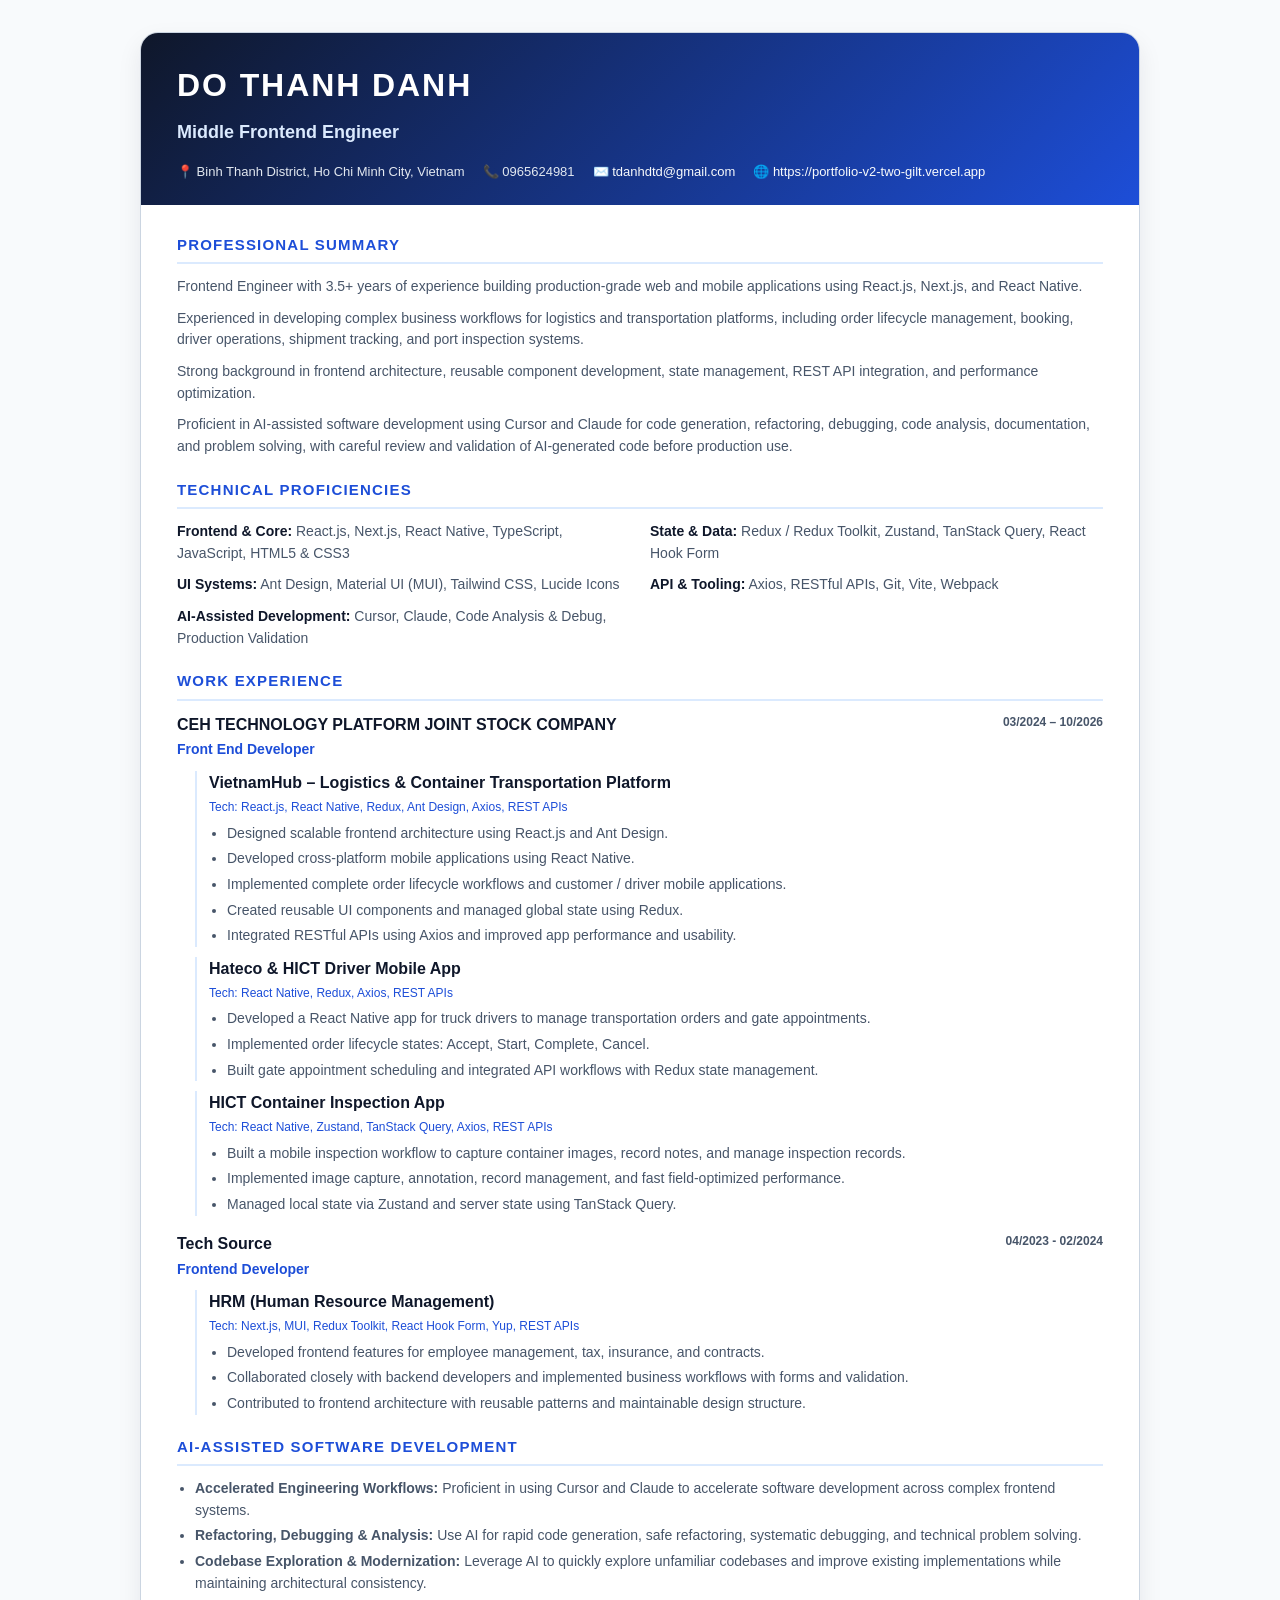
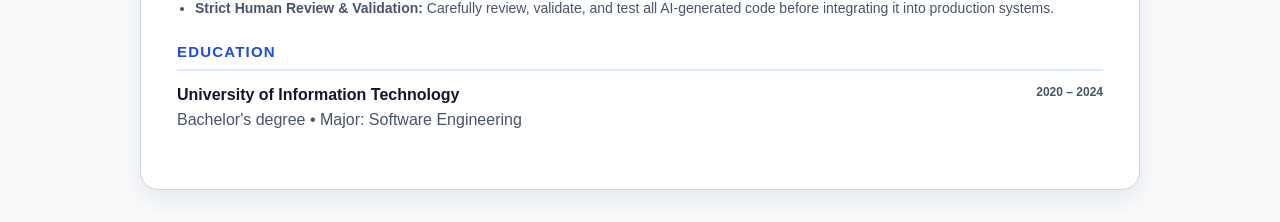
<file: public/CV_Do_Thanh_Danh_Frontend_Engineer.html>
<!DOCTYPE html>
<html lang="en">
  <head>
    <meta charset="UTF-8" />
    <meta name="viewport" content="width=device-width, initial-scale=1.0" />
    <title>CV - DO THANH Danh | Frontend Engineer</title>
    <style>
      :root {
        --bg: #f8fafc;
        --panel: #ffffff;
        --primary: #1d4ed8;
        --primary-soft: #dbeafe;
        --text: #0f172a;
        --muted: #475569;
        --line: #cbd5e1;
        --accent: #0f172a;
      }

      * { box-sizing: border-box; }
      body {
        margin: 0;
        background: var(--bg);
        color: var(--text);
        font-family: Arial, Helvetica, sans-serif;
        line-height: 1.55;
      }
      .page {
        max-width: 1000px;
        margin: 32px auto;
        background: var(--panel);
        border: 1px solid var(--line);
        box-shadow: 0 10px 25px rgba(15, 23, 42, 0.08);
        border-radius: 18px;
        overflow: hidden;
      }
      .header {
        background: linear-gradient(135deg, #0f172a 0%, #1d4ed8 100%);
        color: white;
        padding: 28px 36px 22px;
      }
      h1 {
        margin: 0;
        font-size: 32px;
        letter-spacing: 0.06em;
        text-transform: uppercase;
      }
      .subtitle {
        margin-top: 8px;
        font-size: 18px;
        color: #dbeafe;
        font-weight: 600;
      }
      .contact {
        display: flex;
        flex-wrap: wrap;
        gap: 10px 18px;
        margin-top: 16px;
        font-size: 13px;
        color: #e2e8f0;
      }
      .contact span {
        white-space: nowrap;
      }
      .contact a { color: #f8fafc; text-decoration: none; }

      .content {
        padding: 28px 36px 36px;
      }
      .section {
        margin-bottom: 20px;
      }
      .section-title {
        font-size: 15px;
        font-weight: 700;
        letter-spacing: 0.08em;
        text-transform: uppercase;
        color: var(--primary);
        border-bottom: 2px solid var(--primary-soft);
        padding-bottom: 6px;
        margin-bottom: 12px;
      }
      p {
        margin: 0 0 10px;
        color: var(--muted);
        font-size: 14px;
      }
      .skills-grid {
        display: grid;
        grid-template-columns: 1fr 1fr;
        gap: 10px 20px;
      }
      .skill-row {
        font-size: 14px;
        color: var(--muted);
      }
      .skill-row strong {
        color: var(--accent);
      }
      .job {
        margin-bottom: 16px;
      }
      .job-header {
        display: flex;
        justify-content: space-between;
        align-items: flex-start;
        gap: 16px;
        margin-bottom: 6px;
      }
      .company {
        font-size: 16px;
        font-weight: 700;
        color: var(--accent);
      }
      .role {
        font-size: 14px;
        color: var(--primary);
        font-weight: 700;
        margin-top: 2px;
      }
      .period {
        font-size: 12px;
        color: var(--muted);
        font-weight: 700;
        white-space: nowrap;
      }
      .summary {
        font-size: 13px;
        font-style: italic;
        color: var(--muted);
        margin: 0 0 8px;
      }
      .project {
        margin: 10px 0 0 18px;
        padding-left: 12px;
        border-left: 2px solid #dbeafe;
      }
      .project-name {
        font-weight: 700;
        color: var(--accent);
      }
      .project-tech {
        display: block;
        margin-top: 2px;
        font-size: 12px;
        color: var(--primary);
      }
      ul {
        margin: 6px 0 0 18px;
        padding: 0;
      }
      li {
        margin-bottom: 4px;
        color: var(--muted);
        font-size: 14px;
      }
      .edu {
        display: flex;
        justify-content: space-between;
        gap: 16px;
        align-items: flex-start;
      }
      .edu-name {
        font-weight: 700;
        color: var(--accent);
      }
      .edu-degree {
        color: var(--muted);
      }
      @media (max-width: 720px) {
        .page { margin: 0; border-radius: 0; }
        .header, .content { padding-left: 22px; padding-right: 22px; }
        .skills-grid { grid-template-columns: 1fr; }
        .job-header, .edu { flex-direction: column; }
      }
    </style>
  </head>
  <body>
    <div class="page">
      <header class="header">
        <h1>DO THANH Danh</h1>
        <div class="subtitle">Middle Frontend Engineer</div>
        <div class="contact">
          <span>📍 Binh Thanh District, Ho Chi Minh City, Vietnam</span>
          <span>📞 0965624981</span>
          <span>✉️ <a href="mailto:tdanhdtd@gmail.com">tdanhdtd@gmail.com</a></span>
          <span>🌐 <a href="https://portfolio-v2-two-gilt.vercel.app" target="_blank" rel="noreferrer">https://portfolio-v2-two-gilt.vercel.app</a></span>
        </div>
      </header>

      <main class="content">
        <section class="section">
          <div class="section-title">Professional Summary</div>
          <p>Frontend Engineer with 3.5+ years of experience building production-grade web and mobile applications using React.js, Next.js, and React Native.</p>
          <p>Experienced in developing complex business workflows for logistics and transportation platforms, including order lifecycle management, booking, driver operations, shipment tracking, and port inspection systems.</p>
          <p>Strong background in frontend architecture, reusable component development, state management, REST API integration, and performance optimization.</p>
          <p>Proficient in AI-assisted software development using Cursor and Claude for code generation, refactoring, debugging, code analysis, documentation, and problem solving, with careful review and validation of AI-generated code before production use.</p>
        </section>

        <section class="section">
          <div class="section-title">Technical Proficiencies</div>
          <div class="skills-grid">
            <div class="skill-row"><strong>Frontend & Core:</strong> React.js, Next.js, React Native, TypeScript, JavaScript, HTML5 & CSS3</div>
            <div class="skill-row"><strong>State & Data:</strong> Redux / Redux Toolkit, Zustand, TanStack Query, React Hook Form</div>
            <div class="skill-row"><strong>UI Systems:</strong> Ant Design, Material UI (MUI), Tailwind CSS, Lucide Icons</div>
            <div class="skill-row"><strong>API & Tooling:</strong> Axios, RESTful APIs, Git, Vite, Webpack</div>
            <div class="skill-row"><strong>AI-Assisted Development:</strong> Cursor, Claude, Code Analysis & Debug, Production Validation</div>
          </div>
        </section>

        <section class="section">
          <div class="section-title">Work Experience</div>

          <div class="job">
            <div class="job-header">
              <div>
                <div class="company">CEH TECHNOLOGY PLATFORM JOINT STOCK COMPANY</div>
                <div class="role">Front End Developer</div>
              </div>
              <div class="period">03/2024 – 10/2026</div>
            </div>

            <div class="project">
              <div class="project-name">VietnamHub – Logistics & Container Transportation Platform</div>
              <div class="project-tech">Tech: React.js, React Native, Redux, Ant Design, Axios, REST APIs</div>
              <ul>
                <li>Designed scalable frontend architecture using React.js and Ant Design.</li>
                <li>Developed cross-platform mobile applications using React Native.</li>
                <li>Implemented complete order lifecycle workflows and customer / driver mobile applications.</li>
                <li>Created reusable UI components and managed global state using Redux.</li>
                <li>Integrated RESTful APIs using Axios and improved app performance and usability.</li>
              </ul>
            </div>

            <div class="project">
              <div class="project-name">Hateco & HICT Driver Mobile App</div>
              <div class="project-tech">Tech: React Native, Redux, Axios, REST APIs</div>
              <ul>
                <li>Developed a React Native app for truck drivers to manage transportation orders and gate appointments.</li>
                <li>Implemented order lifecycle states: Accept, Start, Complete, Cancel.</li>
                <li>Built gate appointment scheduling and integrated API workflows with Redux state management.</li>
              </ul>
            </div>

            <div class="project">
              <div class="project-name">HICT Container Inspection App</div>
              <div class="project-tech">Tech: React Native, Zustand, TanStack Query, Axios, REST APIs</div>
              <ul>
                <li>Built a mobile inspection workflow to capture container images, record notes, and manage inspection records.</li>
                <li>Implemented image capture, annotation, record management, and fast field-optimized performance.</li>
                <li>Managed local state via Zustand and server state using TanStack Query.</li>
              </ul>
            </div>
          </div>

          <div class="job">
            <div class="job-header">
              <div>
                <div class="company">Tech Source</div>
                <div class="role">Frontend Developer</div>
              </div>
              <div class="period">04/2023 - 02/2024</div>
            </div>

            <div class="project">
              <div class="project-name">HRM (Human Resource Management)</div>
              <div class="project-tech">Tech: Next.js, MUI, Redux Toolkit, React Hook Form, Yup, REST APIs</div>
              <ul>
                <li>Developed frontend features for employee management, tax, insurance, and contracts.</li>
                <li>Collaborated closely with backend developers and implemented business workflows with forms and validation.</li>
                <li>Contributed to frontend architecture with reusable patterns and maintainable design structure.</li>
              </ul>
            </div>
          </div>
        </section>

        <section class="section">
          <div class="section-title">AI-Assisted Software Development</div>
          <ul>
            <li><strong>Accelerated Engineering Workflows:</strong> Proficient in using Cursor and Claude to accelerate software development across complex frontend systems.</li>
            <li><strong>Refactoring, Debugging & Analysis:</strong> Use AI for rapid code generation, safe refactoring, systematic debugging, and technical problem solving.</li>
            <li><strong>Codebase Exploration & Modernization:</strong> Leverage AI to quickly explore unfamiliar codebases and improve existing implementations while maintaining architectural consistency.</li>
            <li><strong>Strict Human Review & Validation:</strong> Carefully review, validate, and test all AI-generated code before integrating it into production systems.</li>
          </ul>
        </section>

        <section class="section">
          <div class="section-title">Education</div>
          <div class="edu">
            <div>
              <div class="edu-name">University of Information Technology</div>
              <div class="edu-degree">Bachelor's degree • Major: Software Engineering</div>
            </div>
            <div class="period">2020 – 2024</div>
          </div>
        </section>
      </main>
    </div>
  </body>
</html>
</file>
